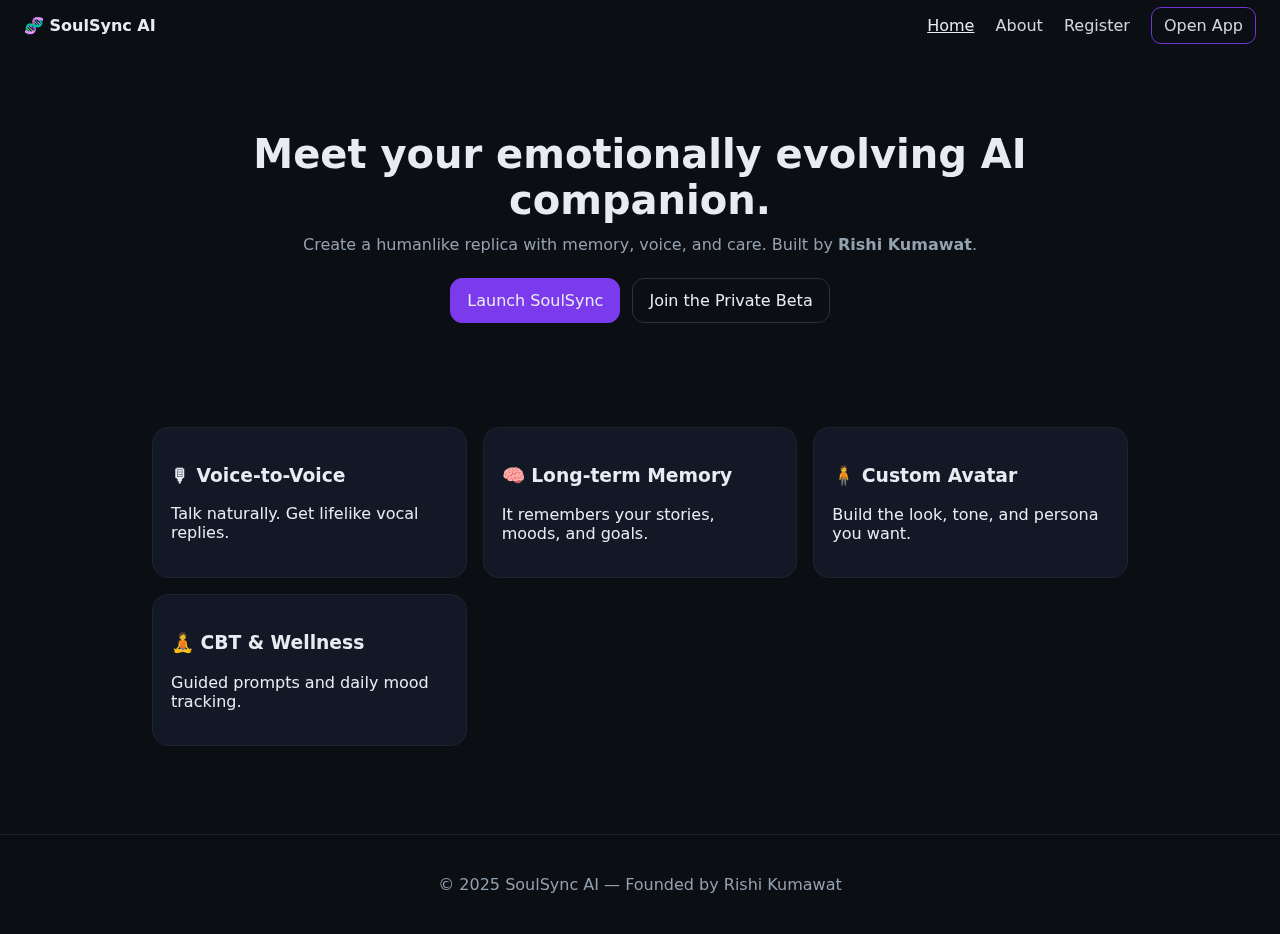
<file: index.html>
<!doctype html>
<html lang="en">
<head>
  <meta charset="utf-8">
  <meta name="viewport" content="width=device-width, initial-scale=1">
  <title>SoulSync AI — Human Replica Companion</title>
  <link rel="stylesheet" href="styles.css">
</head>
<body>
  <header>
    <div class="logo">🧬 SoulSync AI</div>
    <nav>
      <a href="index.html" class="active">Home</a>
      <a href="about.html">About</a>
      <a href="register.html">Register</a>
      <a class="cta" href="app.html">Open App</a>
    </nav>
  </header>
  <main>
    <section class="hero">
      <h1>Meet your emotionally evolving AI companion.</h1>
      <p>Create a humanlike replica with memory, voice, and care. Built by <strong>Rishi Kumawat</strong>.</p>
      <div class="buttons">
        <a class="btn primary" href="app.html">Launch SoulSync</a>
        <a class="btn" href="register.html">Join the Private Beta</a>
      </div>
    </section>
    <section class="features">
      <div class="card"><h3>🎙 Voice-to-Voice</h3><p>Talk naturally. Get lifelike vocal replies.</p></div>
      <div class="card"><h3>🧠 Long-term Memory</h3><p>It remembers your stories, moods, and goals.</p></div>
      <div class="card"><h3>🧍 Custom Avatar</h3><p>Build the look, tone, and persona you want.</p></div>
      <div class="card"><h3>🧘 CBT & Wellness</h3><p>Guided prompts and daily mood tracking.</p></div>
    </section>
  </main>
  <footer>
    <p>© 2025 SoulSync AI — Founded by Rishi Kumawat</p>
  </footer>
</body>
</html>
</file>
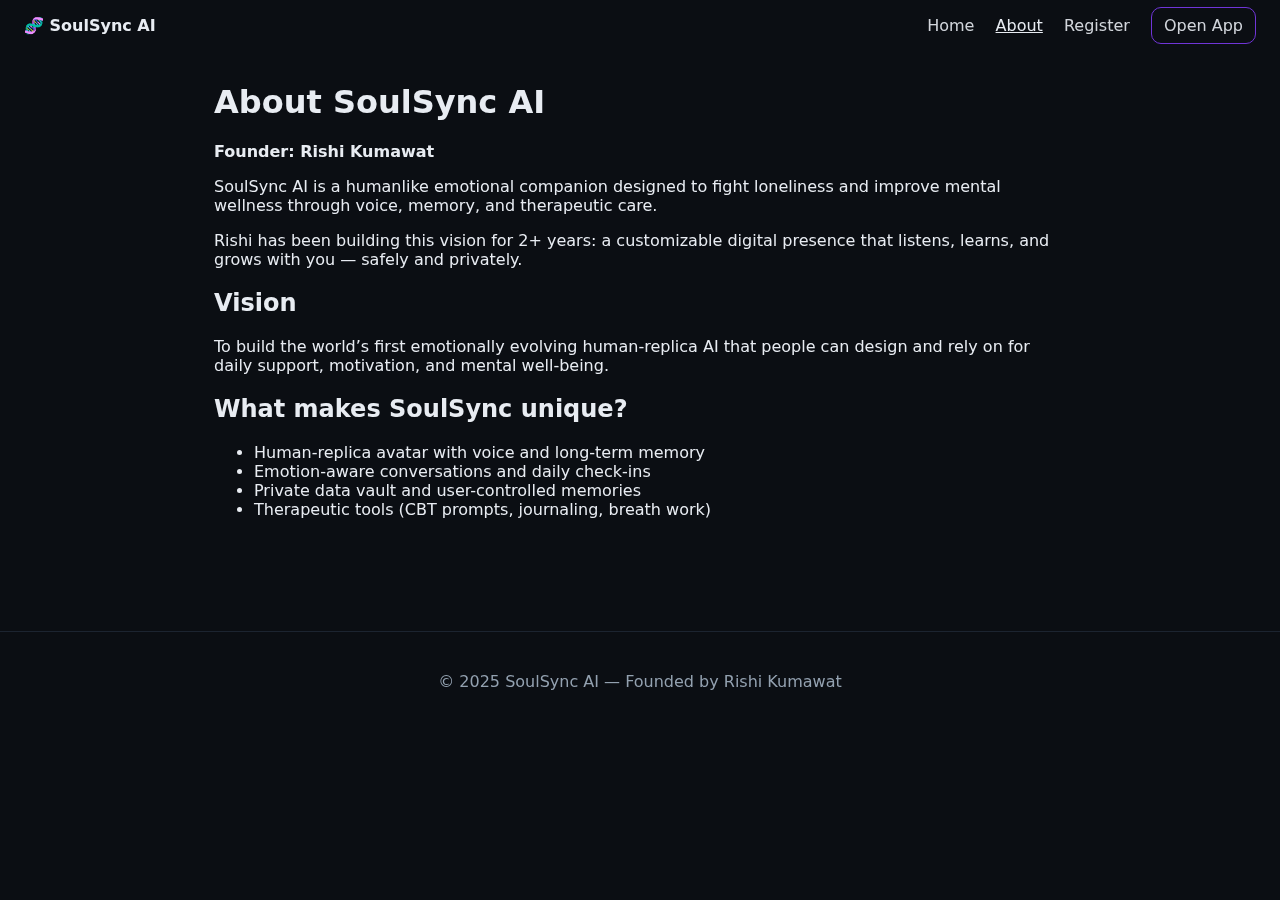
<file: about.html>
<!doctype html>
<html lang="en">
<head>
  <meta charset="utf-8">
  <meta name="viewport" content="width=device-width, initial-scale=1">
  <title>About — SoulSync AI</title>
  <link rel="stylesheet" href="styles.css">
</head>
<body>
  <header>
    <div class="logo">🧬 SoulSync AI</div>
    <nav>
      <a href="index.html">Home</a>
      <a href="about.html" class="active">About</a>
      <a href="register.html">Register</a>
      <a class="cta" href="app.html">Open App</a>
    </nav>
  </header>
  <main class="content">
    <h1>About SoulSync AI</h1>
    <p><strong>Founder: Rishi Kumawat</strong></p>
    <p>SoulSync AI is a humanlike emotional companion designed to fight loneliness and improve mental wellness through voice, memory, and therapeutic care.</p>
    <p>Rishi has been building this vision for 2+ years: a customizable digital presence that listens, learns, and grows with you — safely and privately.</p>
    <h2>Vision</h2>
    <p>To build the world’s first emotionally evolving human-replica AI that people can design and rely on for daily support, motivation, and mental well-being.</p>
    <h2>What makes SoulSync unique?</h2>
    <ul>
      <li>Human-replica avatar with voice and long-term memory</li>
      <li>Emotion-aware conversations and daily check-ins</li>
      <li>Private data vault and user-controlled memories</li>
      <li>Therapeutic tools (CBT prompts, journaling, breath work)</li>
    </ul>
  </main>
  <footer>
    <p>© 2025 SoulSync AI — Founded by Rishi Kumawat</p>
  </footer>
</body>
</html>
</file>
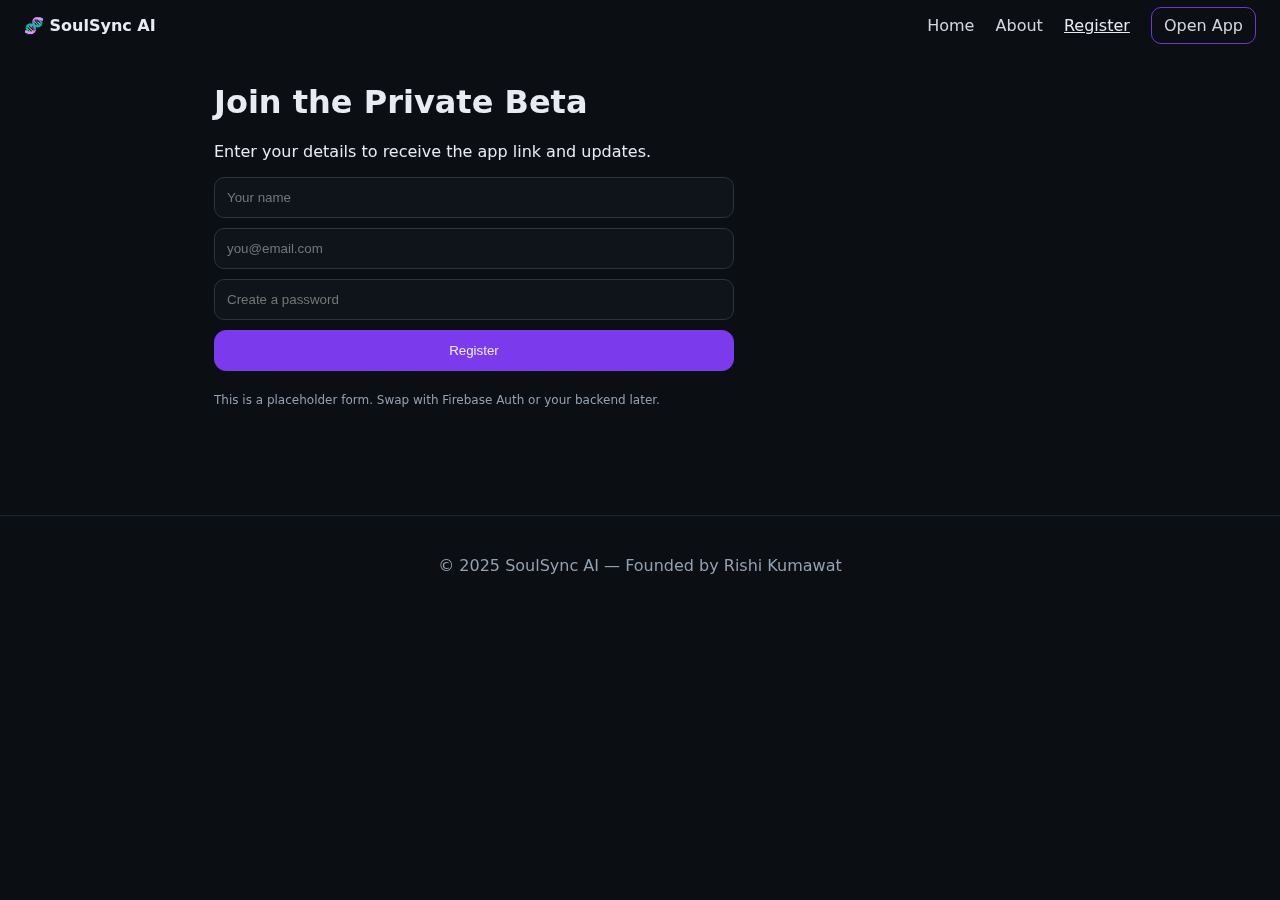
<file: register.html>
<!doctype html>
<html lang="en">
<head>
  <meta charset="utf-8">
  <meta name="viewport" content="width=device-width, initial-scale=1">
  <title>Register — SoulSync AI</title>
  <link rel="stylesheet" href="styles.css">
  <script>
    async function handleSubmit(e){
      e.preventDefault();
      const btn = document.getElementById('regBtn');
      btn.disabled = true; btn.textContent = 'Submitting...';
      try {
        const res = await fetch('https://formspree.io/f/your-form-id', {
          method: 'POST',
          headers: { 'Accept':'application/json' },
          body: new FormData(document.getElementById('regForm'))
        });
        if(res.ok){ alert('Registered! We will email access shortly.'); document.getElementById('regForm').reset(); }
        else { alert('Failed to submit. Add your Formspree ID in register.html.'); }
      } catch(err){ alert('Network error. Try again.'); }
      finally { btn.disabled = false; btn.textContent = 'Register'; }
    }
  </script>
</head>
<body>
  <header>
    <div class="logo">🧬 SoulSync AI</div>
    <nav>
      <a href="index.html">Home</a>
      <a href="about.html">About</a>
      <a href="register.html" class="active">Register</a>
      <a class="cta" href="app.html">Open App</a>
    </nav>
  </header>
  <main class="content">
    <h1>Join the Private Beta</h1>
    <p>Enter your details to receive the app link and updates.</p>
    <form id="regForm" class="form" onsubmit="handleSubmit(event)">
      <input type="text" name="name" placeholder="Your name" required>
      <input type="email" name="email" placeholder="you@email.com" required>
      <input type="password" name="password" placeholder="Create a password" required>
      <button id="regBtn" type="submit" class="btn primary">Register</button>
      <p class="muted small">This is a placeholder form. Swap with Firebase Auth or your backend later.</p>
    </form>
  </main>
  <footer>
    <p>© 2025 SoulSync AI — Founded by Rishi Kumawat</p>
  </footer>
</body>
</html>
</file>
<file: styles.css>
:root { --bg: #0b0e13; --text: #e8ecf2; --muted: #93a1b0; --accent: #7c3aed; --card: #121826;}
*{box-sizing:border-box} body{margin:0;font-family:Inter,system-ui,-apple-system,Segoe UI,Roboto; background:var(--bg); color:var(--text)}
header{display:flex;justify-content:space-between;align-items:center;padding:16px 24px; position:sticky; top:0; background:rgba(11,14,19,.7); backdrop-filter:saturate(150%) blur(6px);}
.logo{font-weight:700}
nav a{color:var(--text);text-decoration:none;margin-left:16px;opacity:.9}
nav a.active{opacity:1;text-decoration:underline}
nav .cta{padding:8px 12px;border:1px solid var(--accent);border-radius:10px}
.hero{padding:80px 24px;max-width:980px;margin:0 auto;text-align:center}
.hero h1{font-size:40px;margin:0 0 12px}
.hero p{color:var(--muted);margin:0 auto 24px;max-width:720px}
.buttons{display:flex;gap:12px;justify-content:center}
.btn{padding:12px 16px;border:1px solid #2a3340;border-radius:12px;text-decoration:none;color:var(--text)}
.btn.primary{background:var(--accent);border-color:var(--accent)}
.features{display:grid;grid-template-columns:repeat(auto-fit,minmax(240px,1fr));gap:16px;max-width:1024px;margin:24px auto;padding:0 24px 64px}
.card{background:var(--card);padding:18px;border-radius:16px;border:1px solid #1c2430}
.content{max-width:900px;margin:32px auto;padding:0 24px 64px}
.form{display:grid;gap:10px;max-width:520px}
.form input,.form textarea{padding:12px;border-radius:10px;border:1px solid #2a3340;background:#0f141b;color:var(--text)}
.form .small{font-size:12px}
.muted{color:var(--muted)}
footer{padding:24px;text-align:center;color:var(--muted);border-top:1px solid #1c2430}
@media (max-width:600px){.hero h1{font-size:30px}}
</file>
